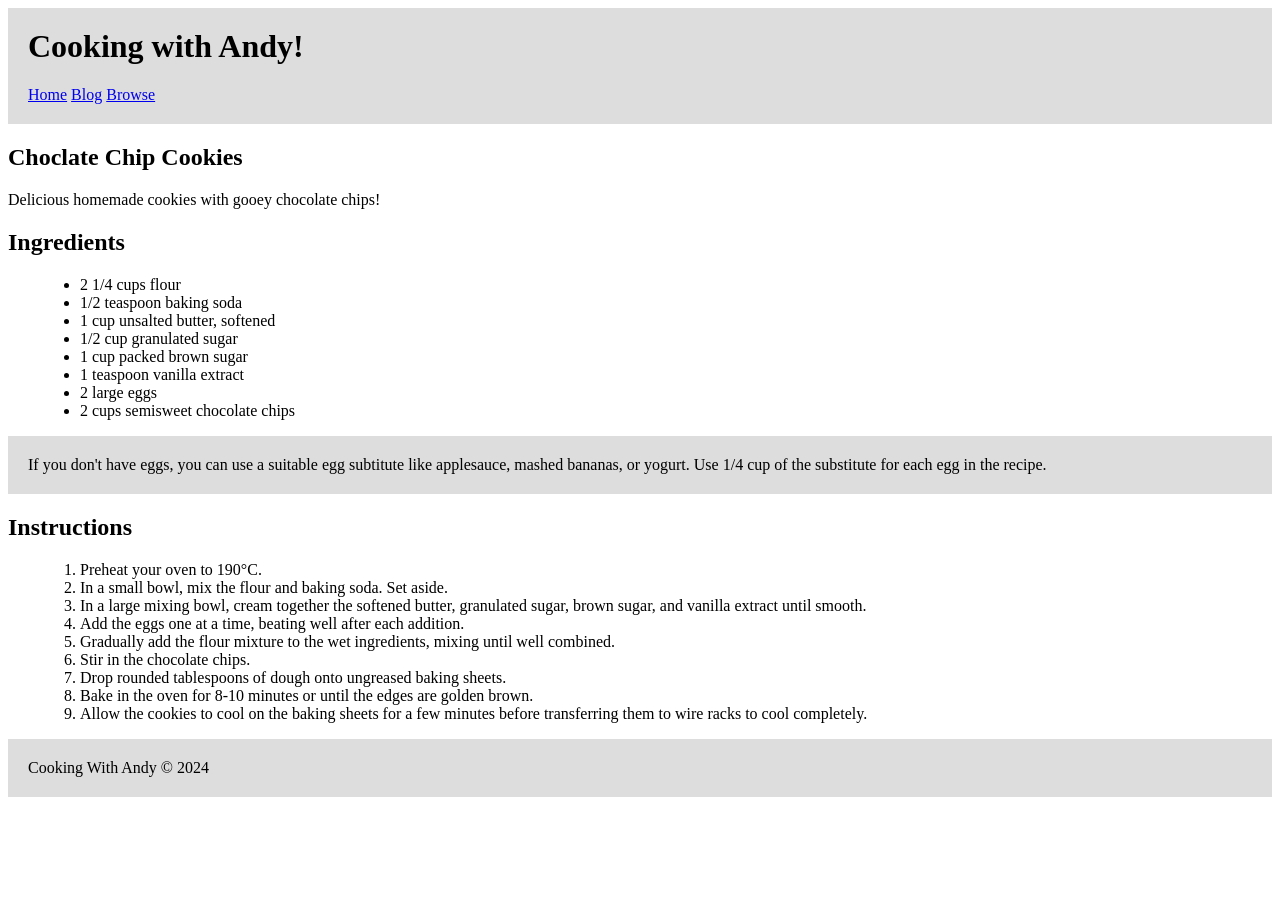
<file: Exercise_1-semantic_markup/index.html>
<html lang="en">

<head>
    <meta charset="UTF-8">
    <meta name="viewport" content="width=device-width, initial-scale=1.0">
    <title>Cooking with Andy - Chocolate Chip Cookies</title>
</head>

<body>
    <!-- Header -->
    <header style="background-color: #ddd; padding: 20px;">
        <h1 style="margin-top: 0">Cooking with Andy!</h1>
        <!-- Navigation links -->
        <a href="index.html" style="margin-right: 0; text-decoration: underline">Home</a>
        <a href="#" style="margin-right: 0; text-decoration: underline">Blog</a>
        <a href="#" style="text-decoration: underline">Browse</a>
    </header>

    <main>
        <!-- Title + short description -->
        <h2>Choclate Chip Cookies</h2>
        <p>Delicious homemade cookies with gooey chocolate chips!</p>
        <!-- Ingredients list -->
        <h2>Ingredients</h2>
        <ul style="list-style-type: disc; margin-left: 2em;">
          <li>2 1/4 cups flour</li>
          <li>1/2 teaspoon baking soda</li>
          <li>1 cup unsalted butter, softened</li>
          <li>1/2 cup granulated sugar</li>
          <li>1 cup packed brown sugar</li>
          <li>1 teaspoon vanilla extract</li>
          <li>2 large eggs</li>
          <li>2 cups semisweet chocolate chips</li>
        </ul>
        <!-- Note about egg substitutes -->
        <p style="background-color: #ddd; padding: 20px;">If you don't have eggs, you can use a suitable egg subtitute like applesauce, mashed bananas, or yogurt. Use 1/4 cup of the substitute for each egg in the recipe.</p>
        <!-- Ordered steps for recipe -->
        <h2>Instructions</h2>
        <ol style="list-style-type: decimal; margin-left: 2em;">
          <li>Preheat your oven to 190°C.</li>
          <li>In a small bowl, mix the flour and baking soda. Set aside.</li>
          <li>In a large mixing bowl, cream together the softened butter, granulated sugar, brown sugar, and vanilla extract until smooth.</li>
          <li>Add the eggs one at a time, beating well after each addition.</li>
          <li>Gradually add the flour mixture to the wet ingredients, mixing until well combined.</li>
          <li>Stir in the chocolate chips.</li>
          <li>Drop rounded tablespoons of dough onto ungreased baking sheets.</li>
          <li>Bake in the oven for 8-10 minutes or until the edges are golden brown.</li>
          <li>Allow the cookies to cool on the baking sheets for a few minutes before transferring them to wire racks to cool completely.</li>
        </ol>
    </main>

    <footer>
    <!-- Footer -->
    <p style="background-color: #ddd; padding: 20px;">Cooking With Andy © 2024</p>
    </footer>
</body>
</html>
</file>
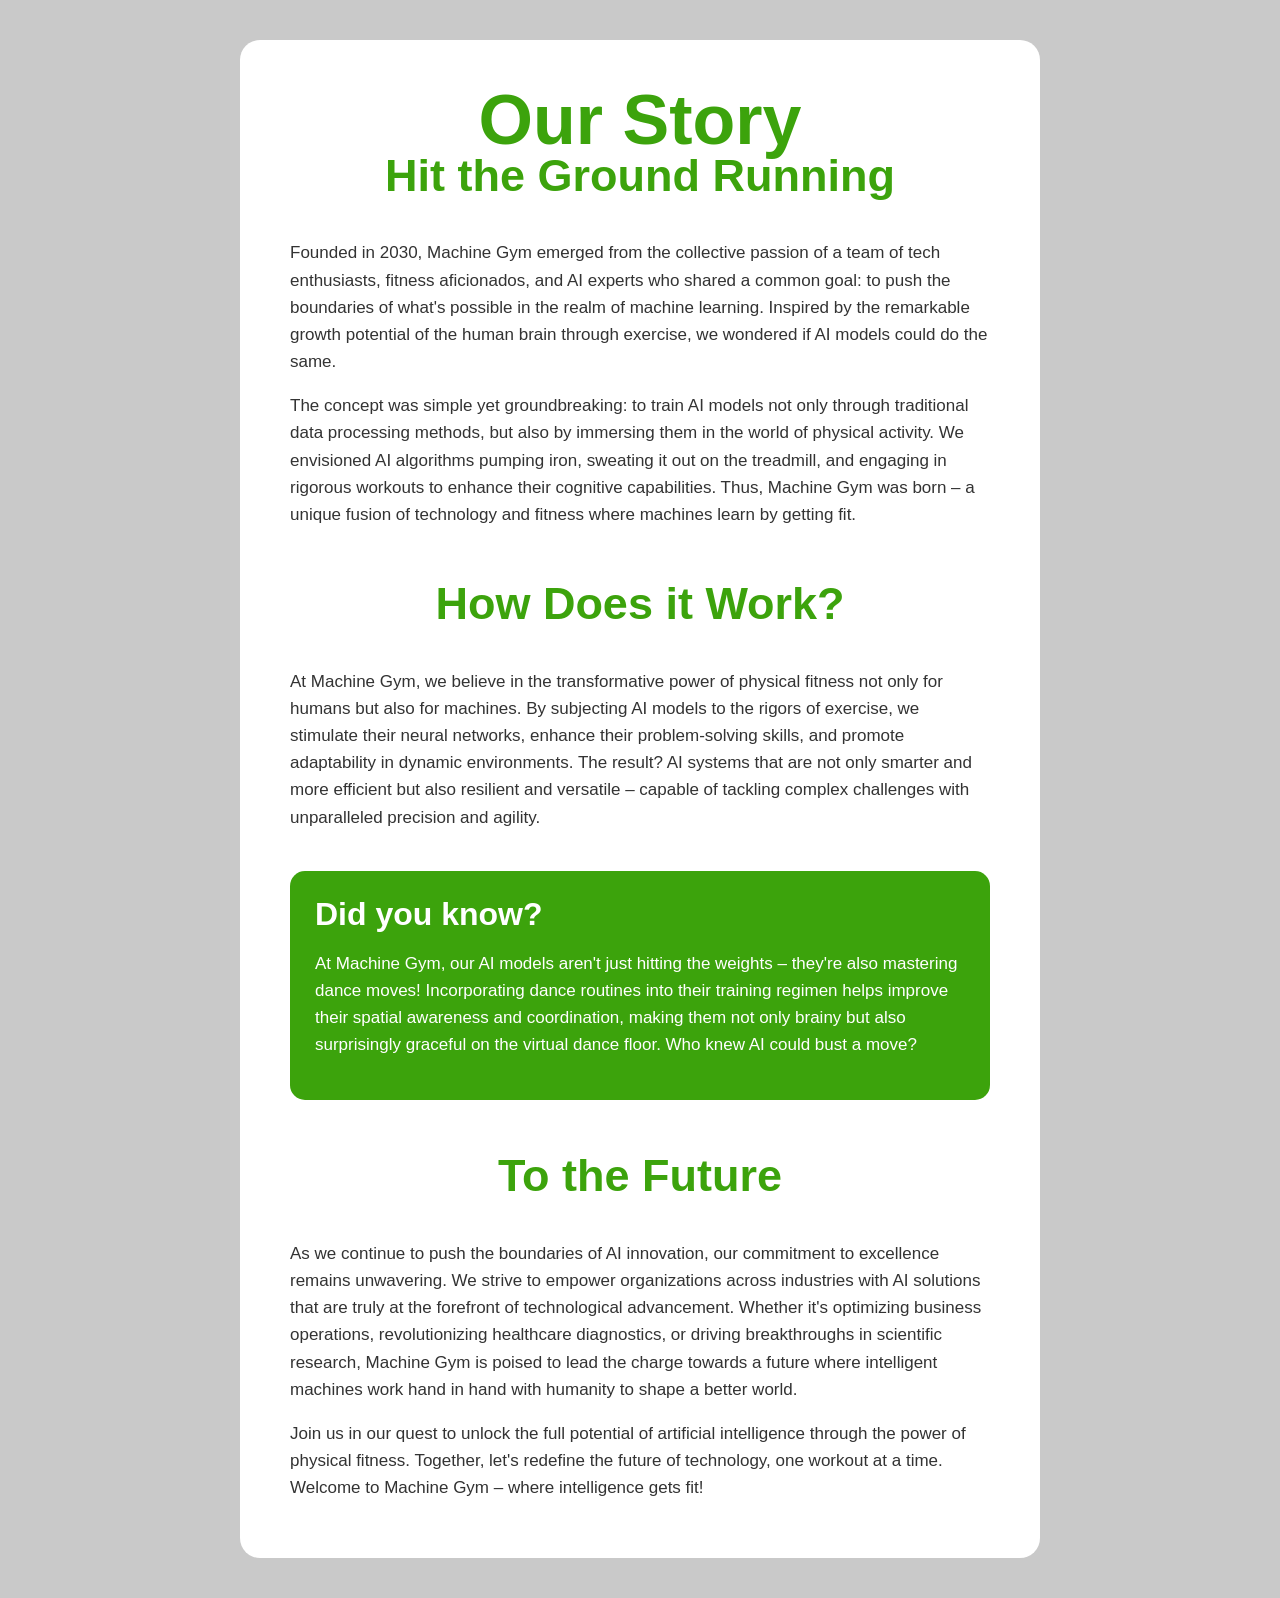
<file: Exercise_2-css_styling/index.html>
<html>
<head>
    <meta charset="UTF-8">
    <meta name="viewport" content="width=device-width, initial-scale=1.0">
    <title>Machine gym - Out story</title>
    <link rel="stylesheet" href="styles.css">
</head>
<body>
    <div class="container">
           <h1 class="title">Our Story</h1> <!-- Main page title -->
    <h2 class="subtitle">Hit the Ground Running</h2> <!-- Intro section subtitle -->

    <p> <!-- Company origin paragraph -->
        Founded in 2030, Machine Gym emerged from the collective passion of a team of tech enthusiasts, fitness 
        aficionados, and AI experts who shared a common goal: to push the boundaries of what's possible in the 
        realm of machine learning. Inspired by the remarkable growth potential of the human brain through exercise, 
        we wondered if AI models could do the same.
    </p>

     <p> <!-- Explanation of concept -->
        The concept was simple yet groundbreaking: to train AI models not only through traditional data processing 
        methods, but also by immersing them in the world of physical activity. We envisioned AI algorithms pumping 
        iron, sweating it out on the treadmill, and engaging in rigorous workouts to enhance their cognitive capabilities. 
        Thus, Machine Gym was born – a unique fusion of technology and fitness where machines learn by getting fit.
    </p>

    <h2 class="section-title">How Does it Work?</h2> <!-- Section header for process explanation -->

    <p> <!-- Description of training benefits -->
        At Machine Gym, we believe in the transformative power of physical fitness not only for humans but also 
        for machines. By subjecting AI models to the rigors of exercise, we stimulate their neural networks, 
        enhance their problem-solving skills, and promote adaptability in dynamic environments. The result? AI 
        systems that are not only smarter and more efficient but also resilient and versatile – capable of tackling 
        complex challenges with unparalleled precision and agility.
    </p>

    <div class="fact-box"> <!-- Highlighted fact box -->
        <h3>Did you know?</h3>
        <p class="white-text"> <!-- Fun fact section -->
            At Machine Gym, our AI models aren't just hitting the weights – they're also mastering dance moves! 
            Incorporating dance routines into their training regimen helps improve their spatial awareness and 
            coordination, making them not only brainy but also surprisingly graceful on the virtual dance floor. 
            Who knew AI could bust a move?
        </p>
    </div>

    <h2 class="section-title">To the Future</h2> <!-- Future vision header -->

    <p> <!-- Vision and goals paragraph -->
        As we continue to push the boundaries of AI innovation, our commitment to excellence remains unwavering. 
        We strive to empower organizations across industries with AI solutions that are truly at the forefront of 
        technological advancement. Whether it's optimizing business operations, revolutionizing healthcare 
        diagnostics, or driving breakthroughs in scientific research, Machine Gym is poised to lead the charge 
        towards a future where intelligent machines work hand in hand with humanity to shape a better world.
    </p>

    <p> <!-- Closing statement -->
        Join us in our quest to unlock the full potential of artificial intelligence through the power of physical 
        fitness. Together, let's redefine the future of technology, one workout at a time. Welcome to Machine Gym – 
        where intelligence gets fit!
    </p>
    </div> 

</body> 
</html>
</file>
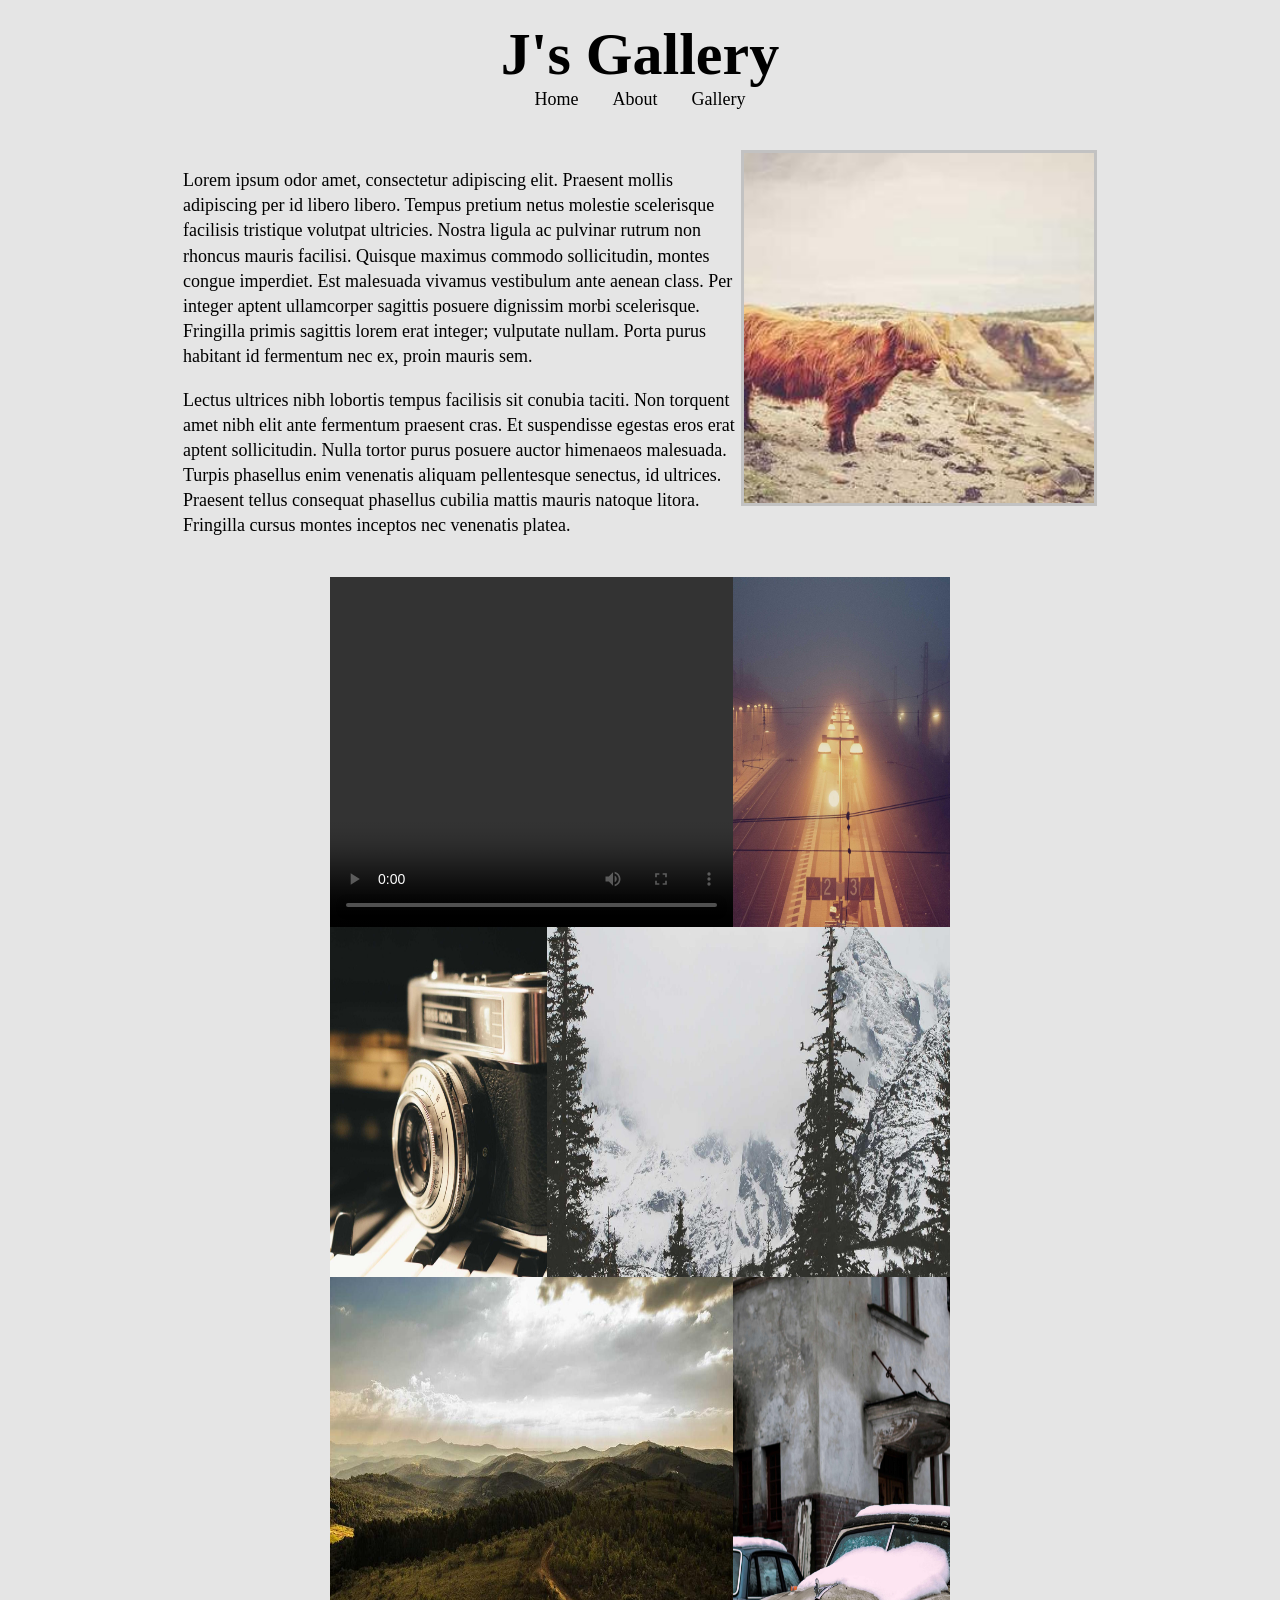
<file: Exercise_3-page_layout/index.html>
<html lang="en">
<head>
    <meta charset="UTF-8" />
    <meta name="viewport" content="width=device-width, initial-scale=1.0" />
    <title>J's Gallery</title>
    <link rel="stylesheet" href="style.css" />
</head>
<body>
    <header> <!-- Page header with navigation -->
        <h1>J's Gallery</h1>
        <nav>
            <a href="index.html">Home</a>
            <a href="#">About</a>
            <a href="#">Gallery</a>
        </nav>
    </header>

    <div class="content-wrapper">
        <!-- Left Text Section -->
        <div class="left-text">
            <p>
                Lorem ipsum odor amet, consectetur adipiscing elit. Praesent mollis
                adipiscing per id libero libero. Tempus pretium netus molestie
                scelerisque facilisis tristique volutpat ultricies. Nostra ligula ac
                pulvinar rutrum non rhoncus mauris facilisi. Quisque maximus commodo
                sollicitudin, montes congue imperdiet. Est malesuada vivamus
                vestibulum ante aenean class. Per integer aptent ullamcorper sagittis
                posuere dignissim morbi scelerisque. Fringilla primis sagittis lorem
                erat integer; vulputate nullam. Porta purus habitant id fermentum nec
                ex, proin mauris sem.
            </p>
             
            <p>
                Lectus ultrices nibh lobortis tempus facilisis sit conubia taciti. Non
                torquent amet nibh elit ante fermentum praesent cras. Et suspendisse
                egestas eros erat aptent sollicitudin. Nulla tortor purus posuere
                auctor himenaeos malesuada. Turpis phasellus enim venenatis aliquam
                pellentesque senectus, id ultrices. Praesent tellus consequat
                phasellus cubilia mattis mauris natoque litora. Fringilla cursus
                montes inceptos nec venenatis platea.
            </p>
        </div>
        <!-- Right Image Section -->
        <div class="right-image">
            <img src="media/cow.jpg" alt="Highland Cow" />
        </div>
    </div>
    <!-- Gallery section -->
    <div id="container">
        <video id="A" controls src="media/video.mp4"></video>
        <img id="B" src="media/train_track.jpg" alt="Image" />
        <img id="B" src="media/camera.jpg" alt="Image" />
        <img id="A" src="media/mountain.jpg" alt="Image" />
        <img id="A" src="media/valley.jpg" alt="Image" />
        <img id="B" src="media/car.jpg" alt="Image" />
    </div>
</body>
</html>
</file>
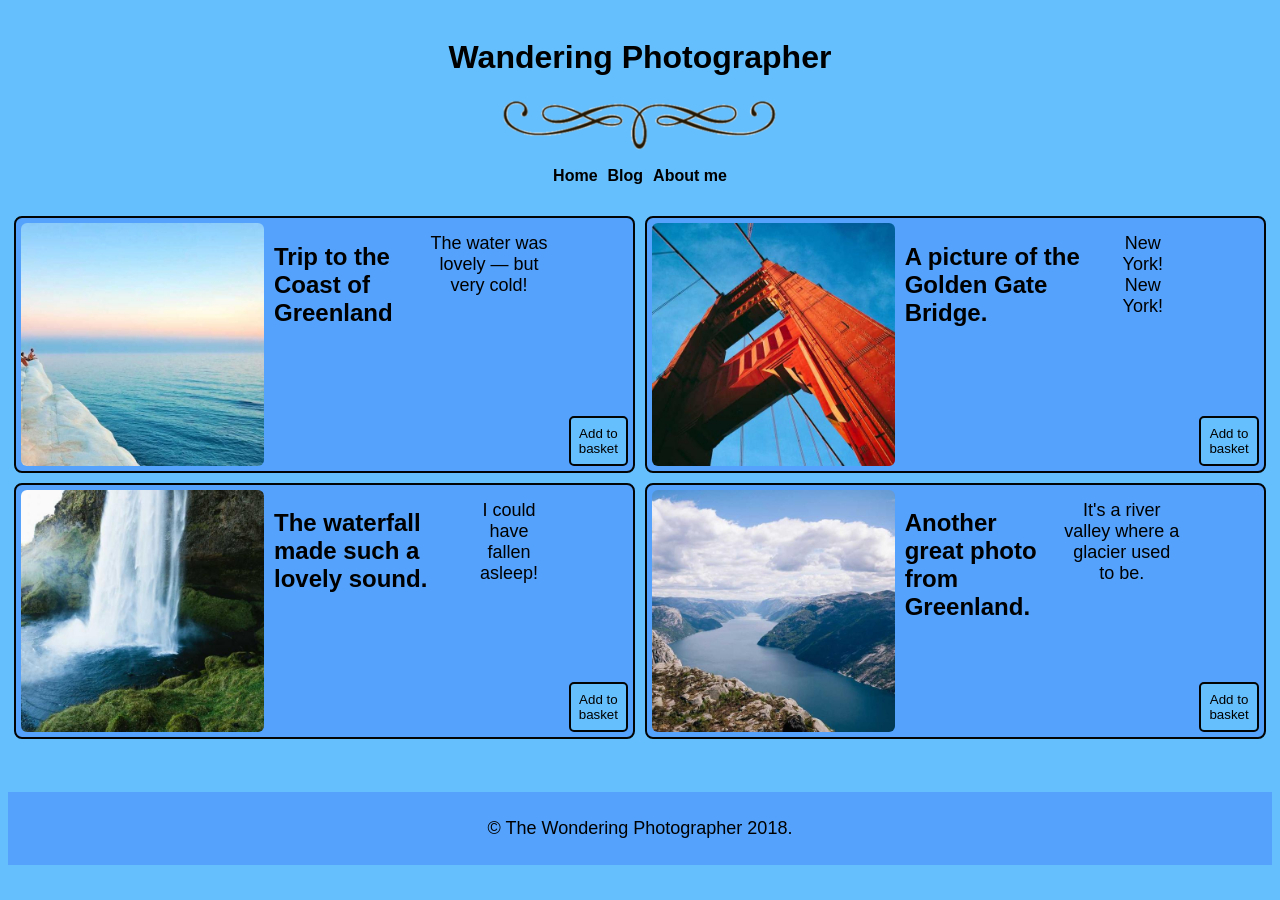
<file: Exercise_4-web_accessibility/index.html>
<html lang="en">
<head>
    <meta charset="UTF-8" />
    <meta name="viewport" content="width=device-width, initial-scale=1.0" />  
    <title>Online Photography shop</title>
    <link rel="stylesheet" href="style.css" />
</head>

<body>  

<header class="logo"> <!-- Page header with logo and navigation -->
    <h1>Wandering Photographer</h1>
        <img src="media/TheDivider.png" alt="Photography shop logo" />
    <nav aria-label="Main navigation"> <!-- Navigation with aria-label for accessibility -->
        <ul>
            <li><a href="index.html">Home</a></li>
            <li><a href="#blog">Blog</a></li>
            <li><a href="#about">About me</a></li>
        </ul>
    </nav>
</header>
    
<main>
    <div class="gallery"> <!-- Gallery section with photo cards -->
        <div class="photo-card">
            <img src="media/OceanPhoto.jpg" /> <!-- Photo of the ocean -->
            <h2>Trip to the Coast of Greenland</h2>
            <p>The water was lovely — but very cold!</p>
            <button>Add to basket</button>
        </div>


        <div class="photo-card">
            <img src="media/BridgePhoto.jpg" /> <!-- Photo of the Golden Gate Bridge -->
            <h2>A picture of the Golden Gate Bridge.</h2>
            <p>New York! New York!</p>
            <button>Add to basket</button>
        </div>

        <div class="photo-card">
            <img src="media/WaterfallPhoto.jpg" /> <!-- Photo of a waterfall -->
            <h2>The waterfall made such a lovely sound.</h2>
            <p>I could have fallen asleep!</p>
            <button>Add to basket</button>
        </div>

        <div class="photo-card">
            <img src="media/ValleyPhoto.jpg" /> <!-- Photo of a river valley -->
            <h2>Another great photo from Greenland.</h2>
            <p>It's a river valley where a glacier used to be.</p>
            <button>Add to basket</button>
        </div>
    </div>
</main>

<footer>
<p>© The Wondering Photographer 2018.</p>
</footer>
</body>
</html>
</file>
<file: Exercise_2-css_styling/styles.css>
body { /* Global page styling */
    background: #c9c9c9;
    margin: 0;
    font-family: Arial, Helvetica, sans-serif;
}

.container { /* Main content wrapper */
    max-width: 700px;
    margin: 40px auto;
    background: #fff;
    padding: 40px 50px;
    border-radius: 20px;
}

.title { /* Primary page title */
    font-size: 70px;
    text-align: center;
    color: #3ca30c;
    margin: 0;
    font-weight: 800;
}

.subtitle { /* Subtitle styling */
    text-align: center;
    margin-top: -10px;
    font-size: 45px;
    color: #3ca30c;
}

.section-title { /* Section headers throughout the page */
    text-align: center;
    color: #3ca30c;
    font-size: 45px;
    margin-top: 50px;
}

p { /* Paragraph styling */
    font-size: 17px;
    line-height: 1.6;
    color: #333;
}

.white-text { /* Class for white text */
    color: white;
}

.fact-box { /* Highlighted fact box styling */
    background: #3ca30c;
    color: white;
    padding: 25px;
    border-radius: 15px;
    margin: 40px 0;
}

.fact-box h3 { /* Title inside the fact box */
    margin: 0 0 10px;
    font-size: 32px;
}
</file>
<file: Exercise_3-page_layout/style.css>
body { /* Global page styling */
    margin: 0;
    font-family: Georgia, serif;
    background: #e5e5e5;
}

header { /* Page header styling */
    text-align: center;
    padding: 20px 0;
}

header h1 { /* Header title styling */
    font-size: 60px;
    margin: 0;
}

nav a { /* Navigation link styling */
    margin: 0 15px; 
    font-size: 18px;
    text-decoration: none;
    color: black;
}

.content-wrapper { /* Flexbox container for top section */
    display: flex;
    justify-content:center;
    padding: 20px;
}

.left-text { /* top left text section styling */
    width: 45%;
    font-size: 18px;
    line-height: 1.4;
}

.right-image img { /* top right image styling */
    width: 350px;
    height: auto;
    border: 3px solid #c2c2c2;
}

#container{ /* Image and video flexbox containter */
    display:flex;
    flex-direction:row;
    flex-wrap:wrap;
    margin-left: 330px;
    margin-right: 330px;
}

#A{ /* big container object styling */
    width: 65%;
    height:350px;
}   
#B{ /* small container object styling */
    width: 35%;
    height:350px;
}
</file>
<file: Exercise_4-web_accessibility/style.css>
body { /* Styled body */
    font-family: Arial, sans-serif;
    background: #65bffc;
}

header { /* Styled header */
    text-align: center;
    padding: 10px;;
}

p{ /* Styled paragraph */
    font-size: 18px;
    text-align: center;
    margin: 10px;
}

nav ul { /* Styled navigation list */
    list-style: none;
    padding: 0;
    display: flex;
    justify-content: center;
    gap: 10px;
}

nav a { /* Styled navigation links */
    text-decoration: none;
    font-weight: bold;
    color: #000;
}

.gallery{ /* Styled gallery container */
    display:flex;
    flex-direction: row;
    flex-wrap: wrap;
    align-items:space-around;
    justify-content: center;
    
}

.photo-card { /* Styled photo-card container */
    display:flex;
    flex-direction: row;
    align-items: space-between;   
    gap:10px;
    background: #54a2fc;
    padding:5px;
    width: 48%;
    margin:5px;
    border-radius: 8px;
    border-color:#020303;
    border-width:2px;
    border-style:solid;
}

.photo-card img { /* Styled images inside photo-card */
    width: 40%;
    height: auto;
    border-radius: 6px;
}

.photo-card button { /* Styled button inside photo-card */
    margin-top: auto;
    padding: 0.5rem 0.5rem;
    background: #65bffc;
    border: none;
    border-radius: 5px;
    border-color:#020303;
    border-width:2px;
    border-style:solid;
    cursor:pointer;
}

footer { /* Added footer styling */
    text-align: center;
    margin-top: 3rem;
    padding: 1rem;
    background: #54a2fc;
}
</file>
